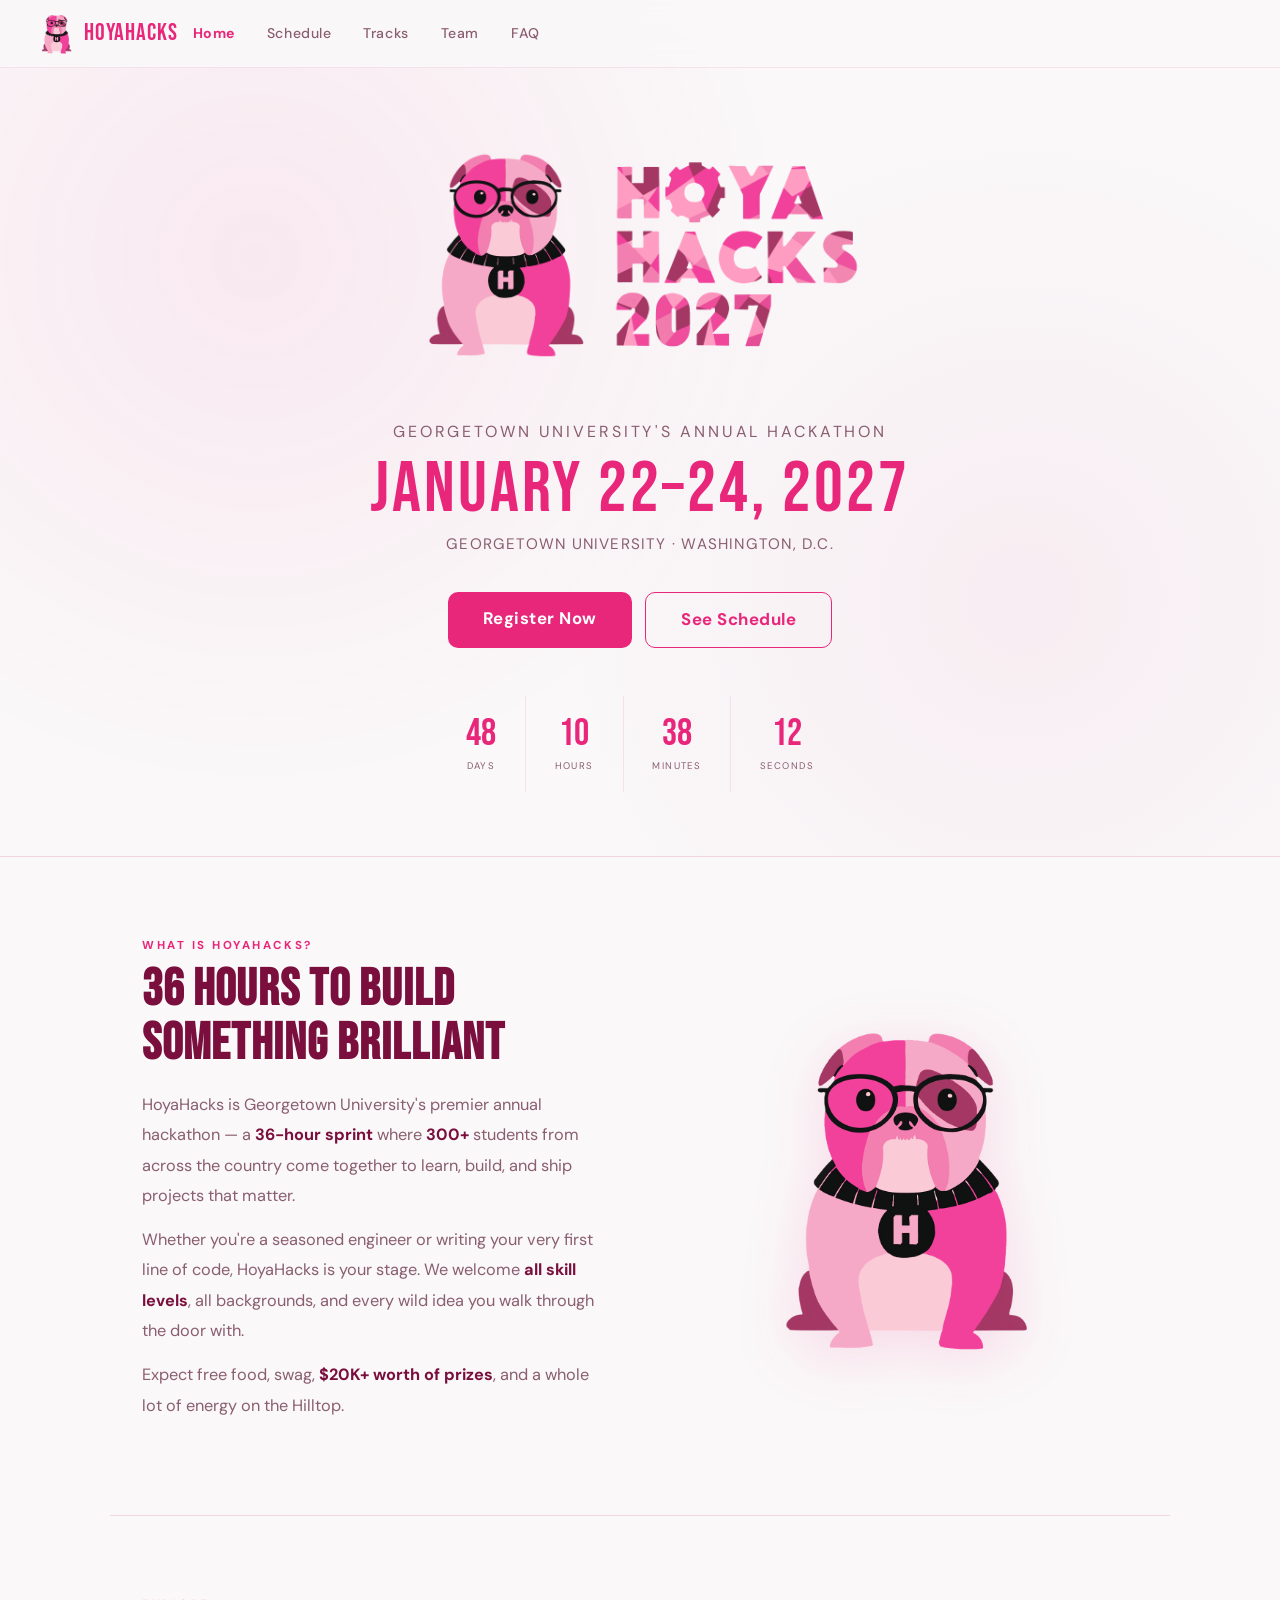
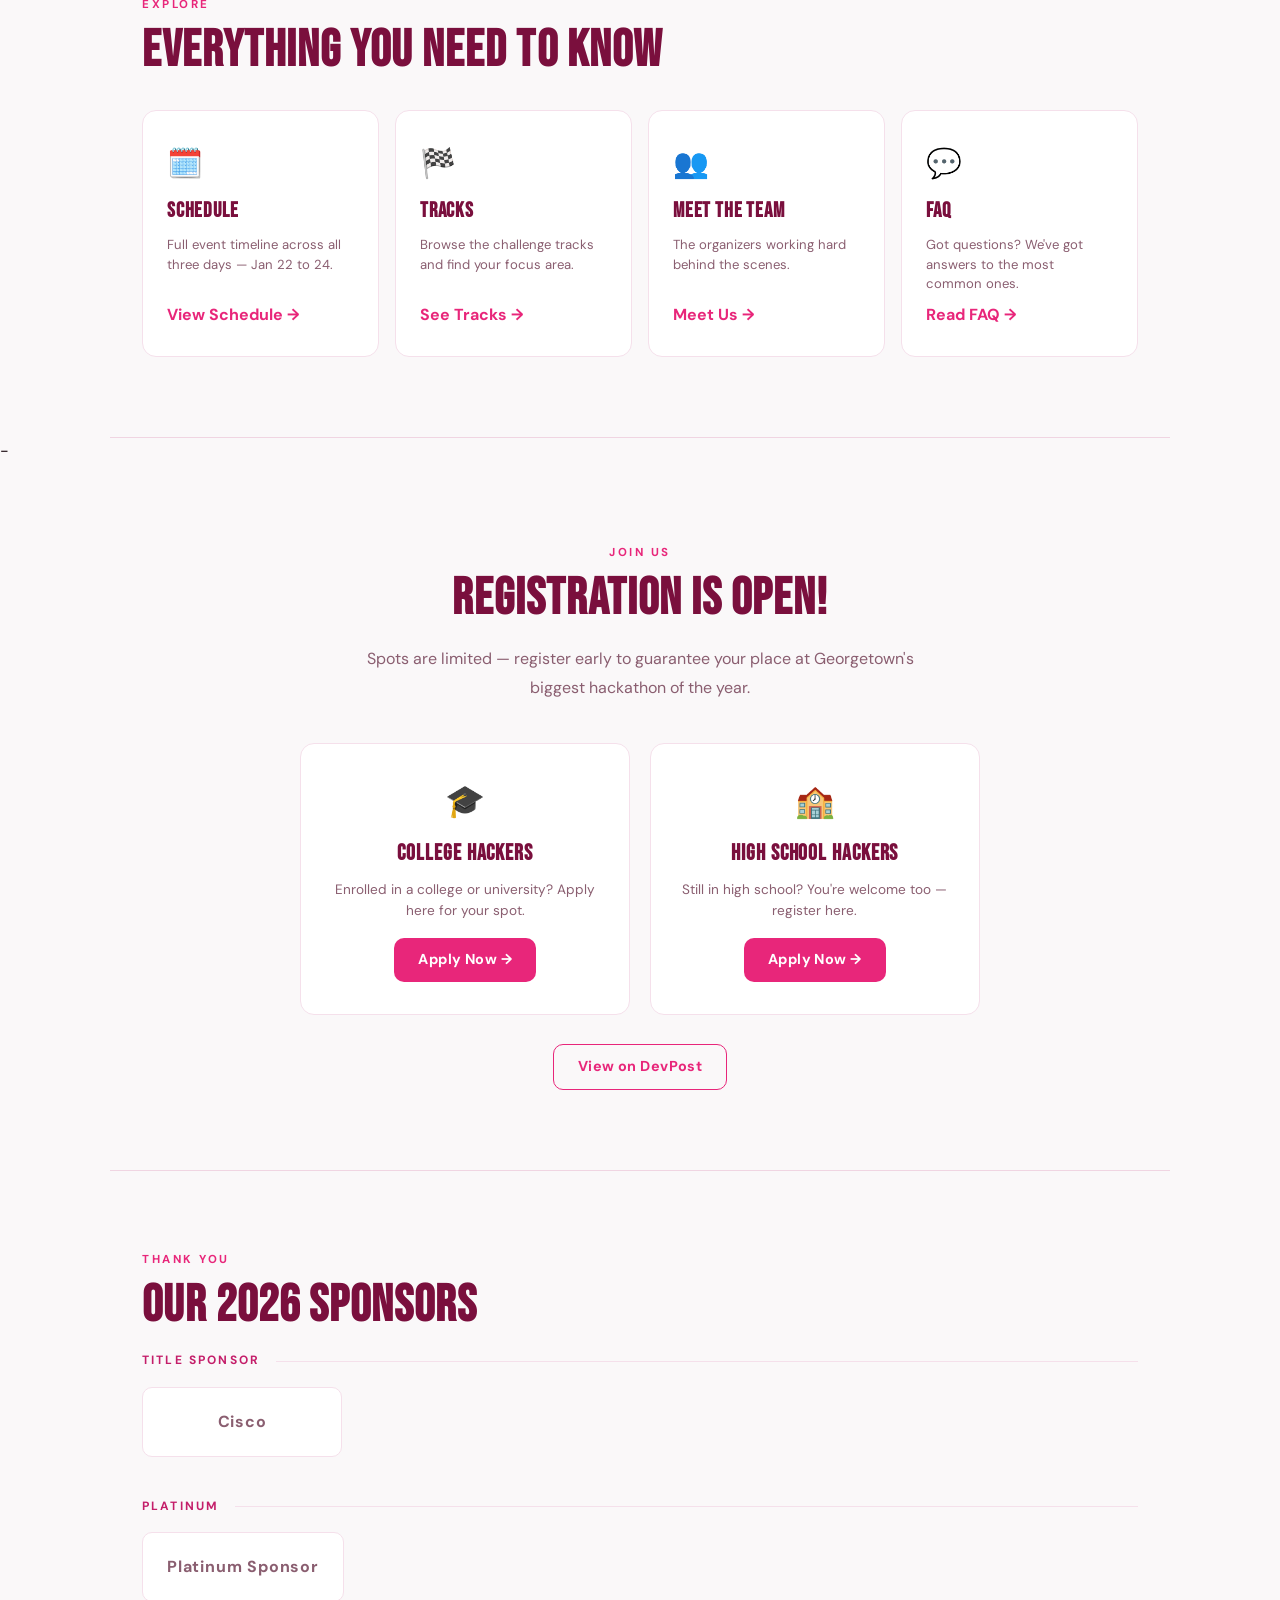
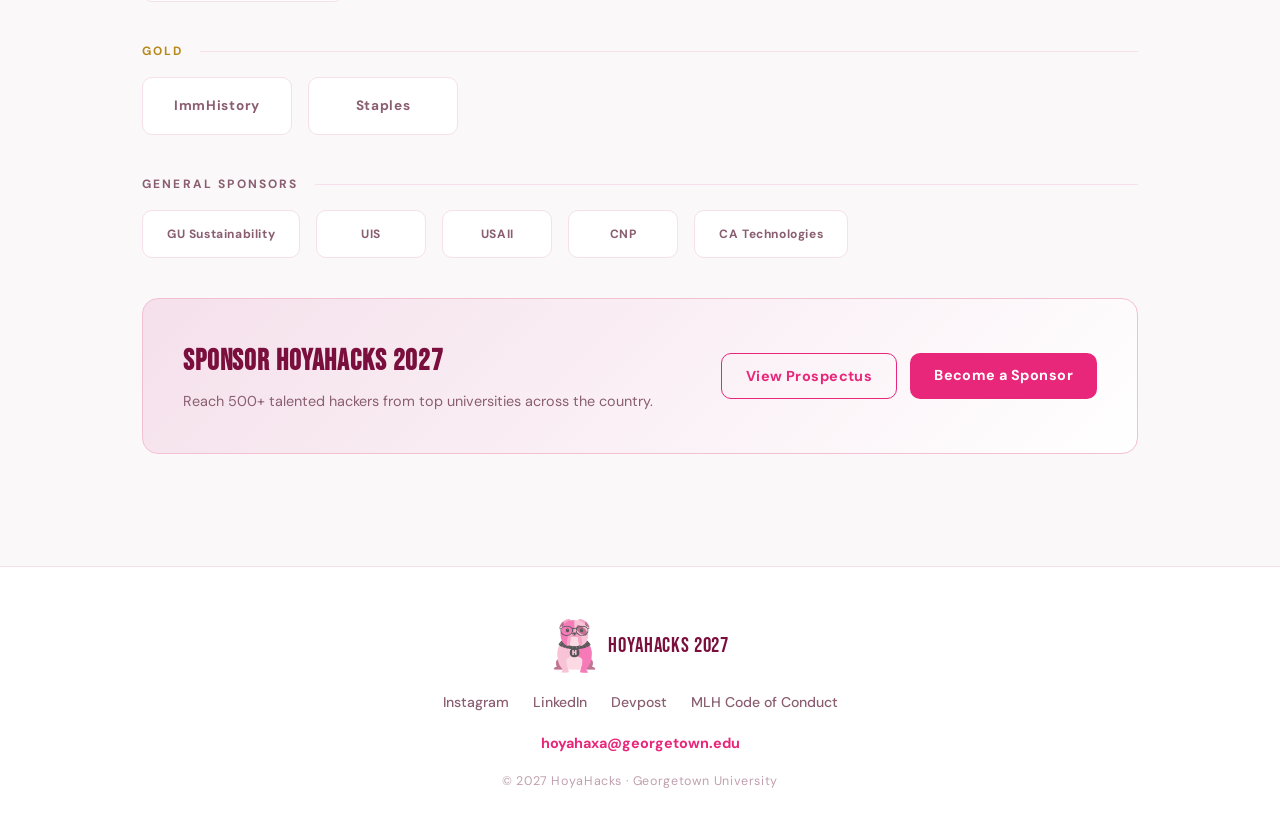
<file: index.html>
<!DOCTYPE html>
<html lang="en">
<head>
<meta charset="UTF-8">
<meta name="viewport" content="width=device-width, initial-scale=1.0">
<title>HoyaHacks 2027 — Georgetown University</title>
<link href="https://fonts.googleapis.com/css2?family=Bebas+Neue&family=DM+Sans:ital,wght@0,400;0,500;0,700;1,400&display=swap" rel="stylesheet">
<link rel="stylesheet" href="shared.css">
<style>
/* ── HERO ── */
.hero {
  min-height: 92vh;
  display: flex;
  flex-direction: column;
  align-items: center;
  justify-content: center;
  padding: 120px 2rem 4rem;
  text-align: center;
  position: relative;
  overflow: hidden;
}

.hero-pattern {
  position: absolute;
  inset: 0;
  background-image:
    radial-gradient(circle at 20% 30%, rgba(232,38,122,0.07) 0%, transparent 45%),
    radial-gradient(circle at 80% 70%, rgba(196,30,106,0.05) 0%, transparent 40%);
    /*linear-gradient(135deg, var(--pink-pale) 0%, var(--pink-light) 100%)*/
  pointer-events: none;
}

.hero-logo {
  width: min(480px, 82vw);
  margin-bottom: 1.8rem;
  animation: fadeUp 0.7s ease both;
}

.hero-sub {
  font-size: 1rem;
  letter-spacing: 0.18em;
  text-transform: uppercase;
  color: var(--text-muted);
  margin-bottom: 0.6rem;
  animation: fadeUp 0.7s 0.1s ease both;
}

.hero-date {
  font-family: 'Bebas Neue', sans-serif;
  font-size: clamp(2.5rem, 6vw, 4.5rem);
  color: var(--pink-hot);
  line-height: 1;
  letter-spacing: 0.04em;
  margin-bottom: 0.4rem;
  animation: fadeUp 0.7s 0.15s ease both;
}

.hero-location {
  font-size: 0.95rem;
  color: var(--text-muted);
  letter-spacing: 0.08em;
  text-transform: uppercase;
  margin-bottom: 2.2rem;
  animation: fadeUp 0.7s 0.2s ease both;
}

.hero-btns {
  display: flex;
  gap: 0.8rem;
  justify-content: center;
  flex-wrap: wrap;
  animation: fadeUp 0.7s 0.25s ease both;
  margin-bottom: 3rem;
}

.countdown-strip {
  display: flex;
  /*gap: 0;*/
  animation: fadeUp 0.7s 0.35s ease both;
  /*background: #fff;*/
  /* border: 1.5px solid var(--pink-pale); */
  border-radius: 16px;
  overflow: hidden;
  /*box-shadow: 0 2px 16px rgba(232,38,122,0.08);*/
}

.count-block {
  padding: 1.2rem 1.8rem;
  text-align: center;
  border-right: 1px solid var(--pink-pale);
}

.count-block:last-child { border-right: none; }

.count-num {
  font-family: 'Bebas Neue', sans-serif;
  font-size: 2.4rem;
  color: var(--pink-hot);
  line-height: 1;
  display: block;
}

.count-label {
  font-size: 0.6rem;
  letter-spacing: 0.15em;
  text-transform: uppercase;
  color: var(--text-muted);
  margin-top: 4px;
}

/* ── ABOUT STRIP ── */
.stat-strip {
  display: grid;
  grid-template-columns: repeat(4, 1fr);
  gap: 0;
  border: 1.5px solid var(--pink-pale);
  border-radius: 16px;
  overflow: hidden;
  margin: 4rem auto;
  max-width: 860px;
  background: #fff;
}

.stat-item {
  padding: 2rem 1.5rem;
  text-align: center;
  border-right: 1px solid var(--pink-pale);
}

.stat-item:last-child { border-right: none; }

.stat-num {
  font-family: 'Bebas Neue', sans-serif;
  font-size: 3rem;
  color: var(--pink-hot);
  line-height: 1;
}

.stat-label {
  font-size: 0.8rem;
  color: var(--text-muted);
  letter-spacing: 0.1em;
  text-transform: uppercase;
  margin-top: 4px;
}

/* ── ABOUT SECTION ── */
.about-grid {
  display: grid;
  grid-template-columns: 1fr 1fr;
  gap: 5rem;
  align-items: center;
  max-width: 1000px;
  margin: 0 auto;
}

.about-text .section-label { margin-bottom: 0.5rem; }

.about-text p {
  color: var(--text-muted);
  line-height: 1.85;
  margin-bottom: 0.9rem;
  font-size: 1.02rem;
}

.about-text p strong { color: var(--pink-deep); font-weight: 700; }

.about-mascot-wrap {
  position: relative;
  display: flex;
  justify-content: center;
}

.about-mascot {
  width: 280px;
  animation: float 3.5s ease-in-out infinite;
  filter: drop-shadow(0 12px 30px rgba(232,38,122,0.15));
}

/* ── REGISTRATION CARDS ── */
.reg-cards {
  display: grid;
  grid-template-columns: 1fr 1fr;
  gap: 1.2rem;
  max-width: 680px;
  margin: 2.5rem auto 0;
}

.reg-card {
  background: #fff;
  border: 1.5px solid var(--pink-pale);
  border-radius: 14px;
  padding: 2rem 1.5rem;
  text-align: center;
  transition: border-color 0.2s, transform 0.2s, box-shadow 0.2s;
}

.reg-card:hover {
  border-color: var(--pink-hot);
  transform: translateY(-3px);
  box-shadow: 0 8px 24px rgba(232,38,122,0.1);
}

.reg-icon {
  font-size: 2rem;
  margin-bottom: 0.6rem;
  display: block;
}

.reg-card h3 {
  font-family: 'Bebas Neue', sans-serif;
  font-size: 1.4rem;
  color: var(--pink-deep);
  letter-spacing: 0.04em;
  margin-bottom: 0.4rem;
}

.reg-card p {
  font-size: 0.85rem;
  color: var(--text-muted);
  margin-bottom: 1rem;
  line-height: 1.6;
}

/* ── SPONSOR SECTION ── */
.sponsor-tier { margin-bottom: 2.5rem; }

.sponsor-tier-label {
  font-size: 0.75rem;
  font-weight: 700;
  letter-spacing: 0.18em;
  text-transform: uppercase;
  color: var(--text-muted);
  margin-bottom: 1rem;
  display: flex;
  align-items: center;
  gap: 1rem;
}

.sponsor-tier-label::after {
  content: '';
  flex: 1;
  height: 1px;
  background: var(--pink-pale);
}

.sponsor-tier-label.gold { color: #B8891A; }
.sponsor-tier-label.platinum { color: var(--pink-mid); }

.sponsor-row {
  display: flex;
  flex-wrap: wrap;
  gap: 1rem;
  align-items: center;
}

.sponsor-pill {
  background: #fff;
  border: 1.5px solid var(--pink-pale);
  border-radius: 10px;
  display: flex;
  align-items: center;
  justify-content: center;
  padding: 0.8rem 1.5rem;
  font-size: 0.85rem;
  font-weight: 700;
  color: var(--text-muted);
  letter-spacing: 0.05em;
  transition: border-color 0.2s;
}

.sponsor-pill:hover { border-color: var(--pink-hot); }
.sponsor-pill.lg { min-width: 200px; min-height: 70px; font-size: 1rem; }
.sponsor-pill.md { min-width: 150px; min-height: 58px; }
.sponsor-pill.sm { min-width: 110px; min-height: 48px; font-size: 0.75rem; }

/* ── SPONSOR CTA ── */
.sponsor-cta-box {
  background: linear-gradient(135deg, var(--pink-pale) 0%, #fff 100%);
  border: 1.5px solid var(--pink-light);
  border-radius: 16px;
  padding: 2.5rem;
  display: flex;
  align-items: center;
  justify-content: space-between;
  gap: 1.5rem;
  flex-wrap: wrap;
  margin-top: 2rem;
}

.sponsor-cta-box h3 {
  font-family: 'Bebas Neue', sans-serif;
  font-size: 1.8rem;
  color: var(--pink-deep);
  letter-spacing: 0.03em;
}

.sponsor-cta-box p {
  color: var(--text-muted);
  font-size: 0.9rem;
  margin-top: 0.3rem;
}

/* ── QUICK LINKS ── */
.page-links-grid {
  display: grid;
  grid-template-columns: repeat(auto-fit, minmax(200px, 1fr));
  gap: 1rem;
  margin-top: 2rem;
}

.page-link-card {
  background: #fff;
  border: 1.5px solid var(--pink-pale);
  border-radius: 14px;
  padding: 1.8rem 1.5rem;
  text-decoration: none;
  transition: border-color 0.2s, transform 0.2s, box-shadow 0.2s;
  display: flex;
  flex-direction: column;
  gap: 0.5rem;
}

.page-link-card:hover {
  border-color: var(--pink-hot);
  transform: translateY(-3px);
  box-shadow: 0 8px 24px rgba(232,38,122,0.1);
}

.page-link-icon {
  font-size: 1.8rem;
  display: block;
}

.page-link-card h3 {
  font-family: 'Bebas Neue', sans-serif;
  font-size: 1.3rem;
  color: var(--pink-deep);
  letter-spacing: 0.04em;
}

.page-link-card p {
  font-size: 0.82rem;
  color: var(--text-muted);
  line-height: 1.5;
}

.page-link-arrow {
  font-size: 1rem;
  color: var(--pink-hot);
  margin-top: auto;
  font-weight: 700;
}

@media (max-width: 700px) {
  .about-grid { grid-template-columns: 1fr; gap: 2.5rem; }
  .stat-strip { grid-template-columns: 1fr 1fr; }
  .stat-item:nth-child(2) { border-right: none; }
  .stat-item:nth-child(1), .stat-item:nth-child(2) { border-bottom: 1px solid var(--pink-pale); }
  .reg-cards { grid-template-columns: 1fr; }
  .countdown-strip { flex-wrap: wrap; }
}
</style>
</head>
<body>

<!-- NAV -->
<nav id="nav">
  <a href="index.html" class="nav-logo">
    <img src="HH2027_FULL_Logo_Transparent-JACK.png" alt="HoyaHacks mascot" class="nav-mascot">
    HoyaHacks
  </a>
  <ul class="nav-links">
    <li><a href="index.html" class="active">Home</a></li>
    <li><a href="schedule.html">Schedule</a></li>
    <li><a href="tracks.html">Tracks</a></li>
    <li><a href="organizers.html">Team</a></li>
    <li><a href="faq.html">FAQ</a></li>
  </ul>
  <img src="league-2027-Black.svg" alt="HoyaHacks 2027" style="width: 90px; margin-top: 5.5rem; margin-left: 52rem;">
  <a href="#register" class="btn-primary nav-cta">Register</a>
</nav>

<!-- HERO -->
<div class="hero">
  <div class="hero-pattern"></div>
  <img src="HH2027_FULL_Logo_Transparent-JACK_AND_LOGO.png" alt="HoyaHacks 2027" class="hero-logo">
  <p class="hero-sub">Georgetown University's Annual Hackathon</p>
  <div class="hero-date">January 22–24, 2027</div>
  <p class="hero-location">Georgetown University · Washington, D.C.</p>
  <div class="hero-btns">
    <a href="#register" class="btn-primary" style="font-size:1.05rem; padding: 0.85rem 2.2rem;">Register Now</a>
    <a href="schedule.html" class="btn-outline" style="font-size:1.05rem; padding: 0.85rem 2.2rem;">See Schedule</a>
  </div>
  <div class="countdown-strip">
    <div class="count-block"><span class="count-num" id="cd-days">--</span><div class="count-label">Days</div></div>
    <div class="count-block"><span class="count-num" id="cd-hrs">--</span><div class="count-label">Hours</div></div>
    <div class="count-block"><span class="count-num" id="cd-min">--</span><div class="count-label">Minutes</div></div>
    <div class="count-block"><span class="count-num" id="cd-sec">--</span><div class="count-label">Seconds</div></div>
  </div>
</div>

<div class="megadivider"></div>


<!-- STATS 
<section style=" padding-top: 3rem;">
  <div class="stat-strip">
    <div class="stat-item"><div class="stat-num">300+</div><div class="stat-label">Hackers</div></div>
    <div class="stat-item"><div class="stat-num">36</div><div class="stat-label">Hours</div></div>
    <div class="stat-item"><div class="stat-num">$20K+</div><div class="stat-label">Prizes</div></div>
    <div class="stat-item"><div class="stat-num">All</div><div class="stat-label">Skill Levels</div></div>
  </div>
</section>
-->

<!-- ABOUT -->
<section class="page-section">
  <div class="about-grid">
    <div class="about-text">
      <div class="section-label">What is HoyaHacks?</div>
      <h2 class="section-title">36 Hours to Build Something Brilliant</h2>
      <p>HoyaHacks is Georgetown University's premier annual hackathon — a <strong>36-hour sprint</strong> where <strong>300+</strong> students from across the country come together to learn, build, and ship projects that matter.</p>
      <p>Whether you're a seasoned engineer or writing your very first line of code, HoyaHacks is your stage. We welcome <strong>all skill levels</strong>, all backgrounds, and every wild idea you walk through the door with.</p>
      <p>Expect free food, swag, <strong>$20K+ worth of prizes</strong>, and a whole lot of energy on the Hilltop.</p>
    </div>
    <div class="about-mascot-wrap">
      <img src="HH2027_FULL_Logo_Transparent-JACK.png" alt="Jack the HoyaHacks mascot" class="about-mascot">
    </div>
  </div>
</section>

<div class="divider"></div>

<!-- EXPLORE PAGES -->
<section class="page-section">
  <div class="section-label">Explore</div>
  <h2 class="section-title">Everything You Need to Know</h2>
  <div class="page-links-grid">
    <a href="schedule.html" class="page-link-card">
      <span class="page-link-icon">🗓️</span>
      <h3>Schedule</h3>
      <p>Full event timeline across all three days — Jan 22 to 24.</p>
      <div class="page-link-arrow">View Schedule →</div>
    </a>
    <a href="tracks.html" class="page-link-card">
      <span class="page-link-icon">🏁</span>
      <h3>Tracks</h3>
      <p>Browse the challenge tracks and find your focus area.</p>
      <div class="page-link-arrow">See Tracks →</div>
    </a>
    <a href="organizers.html" class="page-link-card">
      <span class="page-link-icon">👥</span>
      <h3>Meet the Team</h3>
      <p>The organizers working hard behind the scenes.</p>
      <div class="page-link-arrow">Meet Us →</div>
    </a>
    <a href="faq.html" class="page-link-card">
      <span class="page-link-icon">💬</span>
      <h3>FAQ</h3>
      <p>Got questions? We've got answers to the most common ones.</p>
      <div class="page-link-arrow">Read FAQ →</div>
    </a>
  </div>
</section>

<div class="divider"></div>-

<!-- REGISTER -->
<section class="page-section" id="register">
  <div style="text-align:center; max-width: 560px; margin: 0 auto;">
    <div class="section-label">Join Us</div>
    <h2 class="section-title">Registration Is Open!</h2>
    <p style="color: var(--text-muted); line-height:1.8; margin-bottom: 0.5rem;">Spots are limited — register early to guarantee your place at Georgetown's biggest hackathon of the year.</p>
  </div>
  <div class="reg-cards">
    <div class="reg-card">
      <span class="reg-icon">🎓</span>
      <h3>College Hackers</h3>
      <p>Enrolled in a college or university? Apply here for your spot.</p>
      <a href="https://docs.google.com/forms/d/e/1FAIpQLSeNXc4PDaqqSCyUtw2IgmQHfqJkP1dzmEIS2IK9UFl7gqd8GQ/viewform?usp=header" target="_blank" class="btn-primary" style="display:inline-block;">Apply Now →</a>
    </div>
    <div class="reg-card">
      <span class="reg-icon">🏫</span>
      <h3>High School Hackers</h3>
      <p>Still in high school? You're welcome too — register here.</p>
      <a href="https://docs.google.com/forms/d/e/1FAIpQLSfllguxNM3P-kQ0oTwqUsLUhwHa4JsBpQFclFmaBj_dWIoA5Q/viewform?usp=header" target="_blank" class="btn-primary" style="display:inline-block;">Apply Now →</a>
    </div>
  </div>
  <div style="text-align:center; margin-top: 1.8rem;">
    <a href="https://hoya-hacks-2027.devpost.com/" target="_blank" class="btn-outline">View on DevPost</a>
  </div>
</section>

<div class="divider"></div>

<!-- SPONSORS -->
<section class="page-section">
  <div class="section-label">Thank You</div>
  <h2 class="section-title">Our 2026 Sponsors</h2>

  <div class="sponsor-tier">
    <div class="sponsor-tier-label platinum">Title Sponsor</div>
    <div class="sponsor-row">
      <div class="sponsor-pill lg">Cisco</div>
    </div>
  </div>

  <div class="sponsor-tier">
    <div class="sponsor-tier-label platinum">Platinum</div>
    <div class="sponsor-row">
      <div class="sponsor-pill lg">Platinum Sponsor</div>
    </div>
  </div>

  <div class="sponsor-tier">
    <div class="sponsor-tier-label gold">Gold</div>
    <div class="sponsor-row">
      <div class="sponsor-pill md">ImmHistory</div>
      <div class="sponsor-pill md">Staples</div>
    </div>
  </div>

  <div class="sponsor-tier">
    <div class="sponsor-tier-label">General Sponsors</div>
    <div class="sponsor-row">
      <div class="sponsor-pill sm">GU Sustainability</div>
      <div class="sponsor-pill sm">UIS</div>
      <div class="sponsor-pill sm">USAII</div>
      <div class="sponsor-pill sm">CNP</div>
      <div class="sponsor-pill sm">CA Technologies</div>
    </div>
  </div>

  <div class="sponsor-cta-box">
    <div>
      <h3>Sponsor HoyaHacks 2027</h3>
      <p>Reach 500+ talented hackers from top universities across the country.</p>
    </div>
    <div style="display:flex; gap: 0.8rem; flex-wrap:wrap;">
      <a href="https://hoyahacks.georgetown.domains/wp-content/uploads/2026/01/2026-Sponsor-Packet.pdf" target="_blank" class="btn-outline">View Prospectus</a>
      <a href="https://hoyahacks.georgetown.domains/wp-content/uploads/2022/06/HOYA-HACKS-SPONSOR-INSTRUCTIONS.pdf" target="_blank" class="btn-primary">Become a Sponsor</a>
    </div>
  </div>
</section>

<!-- FOOTER -->
<footer>
  <div class="footer-inner">
    <div class="footer-logo">
      <img src="HH2027_FULL_Logo_Transparent-JACK.png" alt="Jack mascot" style="width:48px; opacity:0.7;">
      <span>HoyaHacks 2027</span>
    </div>
    <div class="footer-links">
      <a href="https://www.instagram.com/hoyahacks/" target="_blank">Instagram</a>
      <a href="https://www.linkedin.com/company/hoya-hacks" target="_blank">LinkedIn</a>
      <a href="https://hoya-hacks-2027.devpost.com/" target="_blank">Devpost</a>
      <a href="http://hackp.ac/coc" target="_blank">MLH Code of Conduct</a>
    </div>
    <div class="footer-contact">
      <a href="mailto:hoyahaxa@georgetown.edu">hoyahaxa@georgetown.edu</a>
    </div>
    <div class="footer-copy">© 2027 HoyaHacks · Georgetown University</div>
  </div>
</footer>

<script src="shared.js"></script>
<script>
// Countdown
(function() {
  const target = new Date('2027-01-22T08:00:00-05:00');
  function pad(n) { return String(n).padStart(2,'0'); }
  function update() {
    const diff = target - new Date();
    if (diff <= 0) {
      ['cd-days','cd-hrs','cd-min','cd-sec'].forEach(id => document.getElementById(id).textContent = '00');
      return;
    }
    document.getElementById('cd-days').textContent = pad(Math.floor(diff/86400000));
    document.getElementById('cd-hrs').textContent  = pad(Math.floor((diff%86400000)/3600000));
    document.getElementById('cd-min').textContent  = pad(Math.floor((diff%3600000)/60000));
    document.getElementById('cd-sec').textContent  = pad(Math.floor((diff%60000)/1000));
  }
  update(); setInterval(update, 1000);
})();
</script>
</body>
</html>
</file>
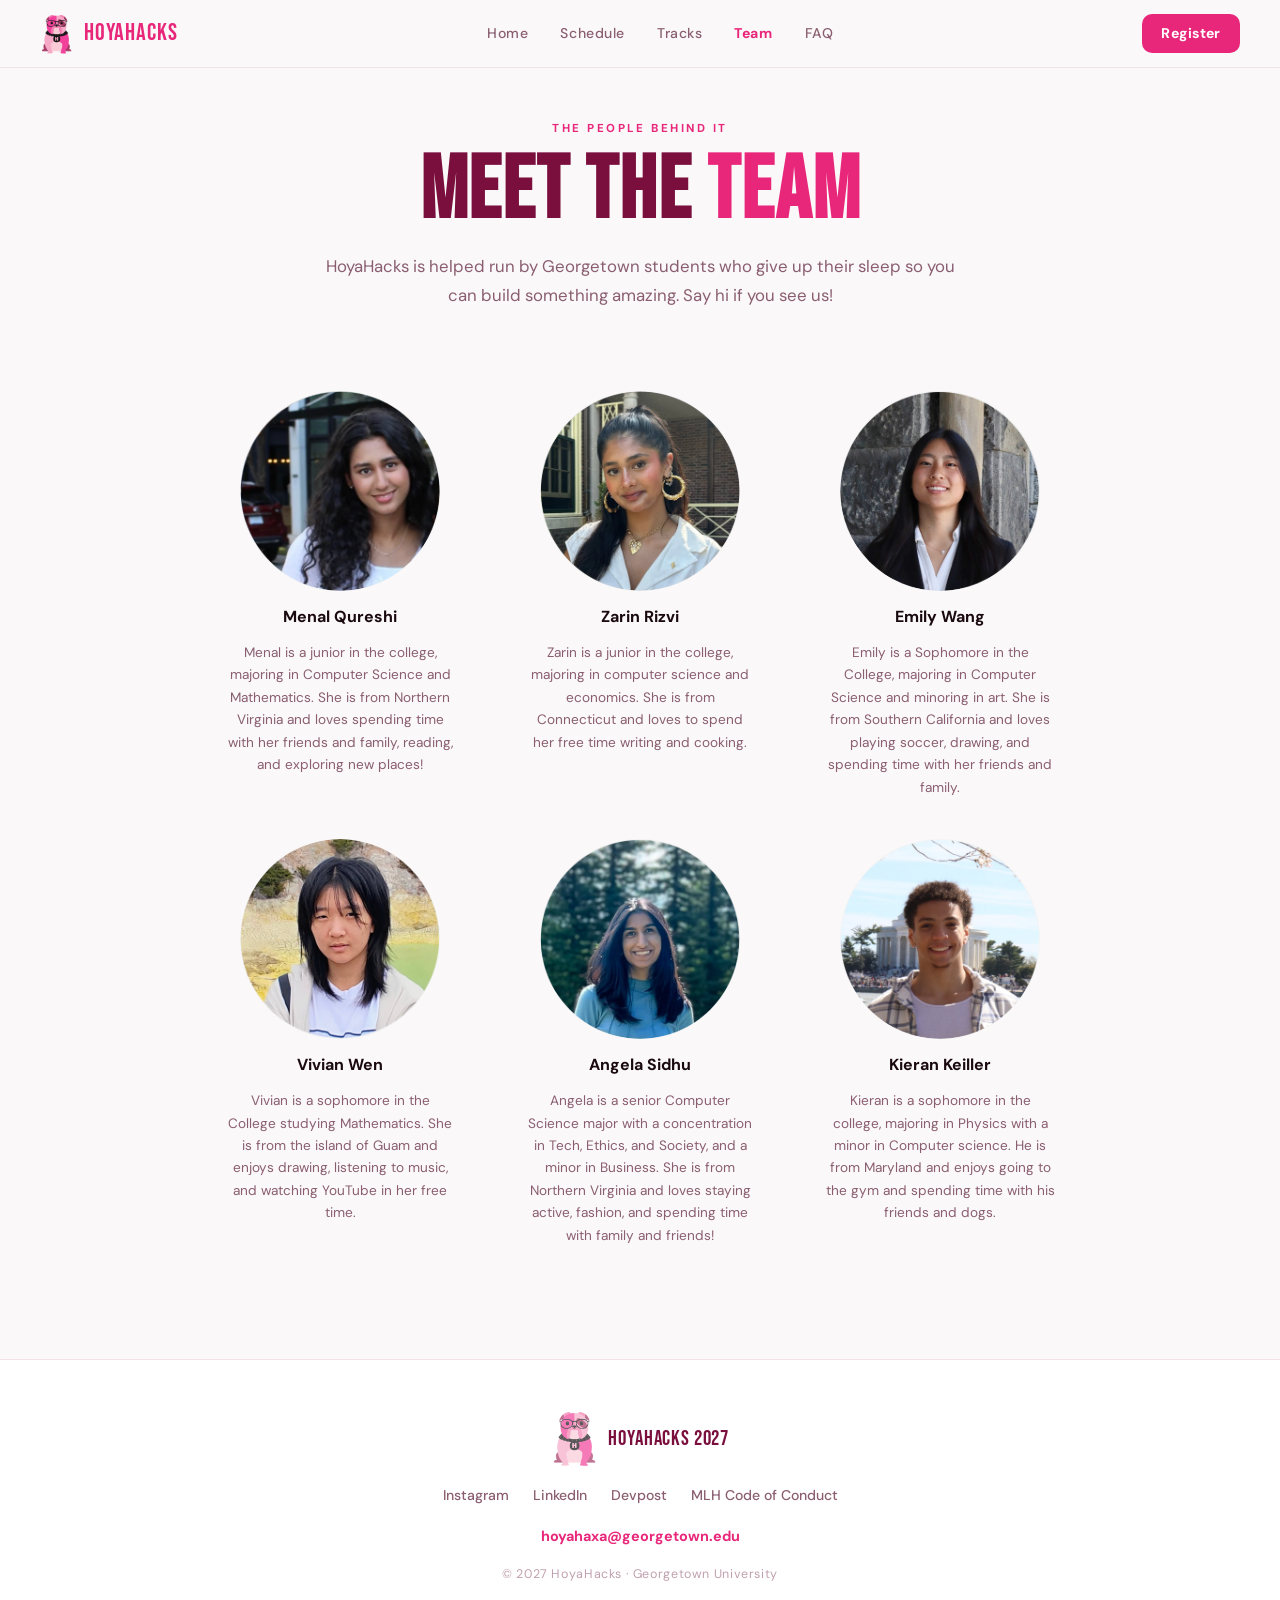
<file: organizers.html>
<!DOCTYPE html>
<html lang="en">
<head>
<meta charset="UTF-8">
<meta name="viewport" content="width=device-width, initial-scale=1.0">
<title>Meet the Team — HoyaHacks 2027</title>
<link href="https://fonts.googleapis.com/css2?family=Bebas+Neue&family=DM+Sans:wght@400;500;700&display=swap" rel="stylesheet">
<link rel="stylesheet" href="shared.css">

<style>
.team-grid {
  display: grid;
  grid-template-columns: repeat(3, 1fr);
  gap: 2.5rem;
  max-width: 860px;
  margin: 0 auto;
  text-align: center;
}

.team-card {
  display: flex;
  flex-direction: column;
  align-items: center;
  gap: 0.8rem;
}

.team-avatar {
  width: 200px;
  height: 200px;
  border-radius: 50%;
  background: linear-gradient(135deg, var(--pink-pale) 0%, var(--pink-light) 100%);
  border: 0px solid var(--pink-light);
  display: flex;
  align-items: center;
  justify-content: center;
  font-family: 'Bebas Neue', sans-serif;
  font-size: 2rem;
  color: var(--pink-hot);
  overflow: hidden;
  flex-shrink: 0;
}

.team-avatar img {
  width: 100%;
  height: 100%;
  object-fit: cover;
}

.team-name {
  font-weight: 700;
  font-size: 1rem;
  color: var(--text);
}

.team-blurb {
  font-size: 0.85rem;
  color: var(--text-muted);
  line-height: 1.65;
  max-width: 230px;
}

@media (max-width: 600px) {
  .team-grid { grid-template-columns: repeat(2, 1fr); gap: 2rem; }
}
</style>
</head>
<body>

<nav id="nav">
  <a href="index.html" class="nav-logo">
    <img src="HH2027_FULL_Logo_Transparent-JACK.png" alt="mascot" class="nav-mascot">
    HoyaHacks
  </a>
  <ul class="nav-links">
    <li><a href="index.html">Home</a></li>
    <li><a href="schedule.html">Schedule</a></li>
    <li><a href="tracks.html">Tracks</a></li>
    <li><a href="organizers.html" class="active">Team</a></li>
    <li><a href="faq.html">FAQ</a></li>
  </ul>
  <a href="index.html#register" class="btn-primary nav-cta">Register</a>
</nav>

<div class="page-hero">
  <div class="section-label">The People Behind It</div>
  <h1>Meet the <span>Team</span></h1>
  <p>HoyaHacks is helped run by Georgetown students who give up their sleep so you can build something amazing. Say hi if you see us!</p>
</div>

<section class="page-section" style="padding-top: 1rem;">
  <div class="team-grid">
    <div class="team-card">
      <div class="team-avatar"><img src="menal-headshot.png" alt="Menal Qureshi"></div>
      <div class="team-name">Menal Qureshi</div>
      <p class="team-blurb">Menal is a junior in the college, majoring in Computer Science and Mathematics. She is from Northern Virginia and loves spending time with her friends and family, reading, and exploring new places!</p>
    </div>
    <div class="team-card">
      <div class="team-avatar"><img src="zarin-headshot.png" alt="Zarin Rizvi"></div>
      <div class="team-name">Zarin Rizvi</div>
      <p class="team-blurb">Zarin is a junior in the college, majoring in computer science and economics. She is from Connecticut and loves to spend her free time writing and cooking. </p>
    </div>
    <div class="team-card">
      <div class="team-avatar"><img src="emily-headshot.png" alt="Emily Wang"></div>
      <div class="team-name">Emily Wang</div>
      <p class="team-blurb">Emily is a Sophomore in the College, majoring in Computer Science and minoring in art. She is from Southern California and loves playing soccer, drawing, and spending time with her friends and family.</p>
    </div>
    <div class="team-card">
      <div class="team-avatar"><img src="vivian-headshot.png" alt="Vivian Wen"></div>
      <div class="team-name">Vivian Wen</div>
      <p class="team-blurb">Vivian is a sophomore in the College studying Mathematics. She is from the island of Guam and enjoys drawing, listening to music, and watching YouTube in her free time.
</p>
    </div>
    <div class="team-card">
      <div class="team-avatar"><img src="angela-headshot.png" alt="Angela Sidhu"></div>
      <div class="team-name">Angela Sidhu</div>
      <p class="team-blurb">Angela is a senior Computer Science major with a concentration in Tech, Ethics, and Society, and a minor in Business. She is from Northern Virginia and loves staying active, fashion, and spending time with family and friends!</p>
    </div>
    <div class="team-card">
      <div class="team-avatar"><img src="kieran-headshot.png" alt="Kieran Keiller"></div>
      <div class="team-name">Kieran Keiller</div>
      <p class="team-blurb">Kieran is a sophomore in the college, majoring in Physics with a minor in Computer science. He is from Maryland and enjoys going to the gym and spending time with his friends and dogs.</p>
    </div>
  </div>
</section>

<footer>
  <div class="footer-inner">
    <div class="footer-logo">
      <img src="HH2027_FULL_Logo_Transparent-JACK.png" alt="Jack mascot" style="width:48px; opacity:0.7;">
      <span>HoyaHacks 2027</span>
    </div>
    <div class="footer-links">
      <a href="https://www.instagram.com/hoyahacks/" target="_blank">Instagram</a>
      <a href="https://www.linkedin.com/company/hoya-hacks" target="_blank">LinkedIn</a>
      <a href="https://hoya-hacks-2027.devpost.com/" target="_blank">Devpost</a>
      <a href="http://hackp.ac/coc" target="_blank">MLH Code of Conduct</a>
    </div>
    <div class="footer-contact"><a href="mailto:hoyahaxa@georgetown.edu">hoyahaxa@georgetown.edu</a></div>
    <div class="footer-copy">© 2027 HoyaHacks · Georgetown University</div>
  </div>
</footer>

<script src="shared.js"></script>
</body>
</html>
</file>
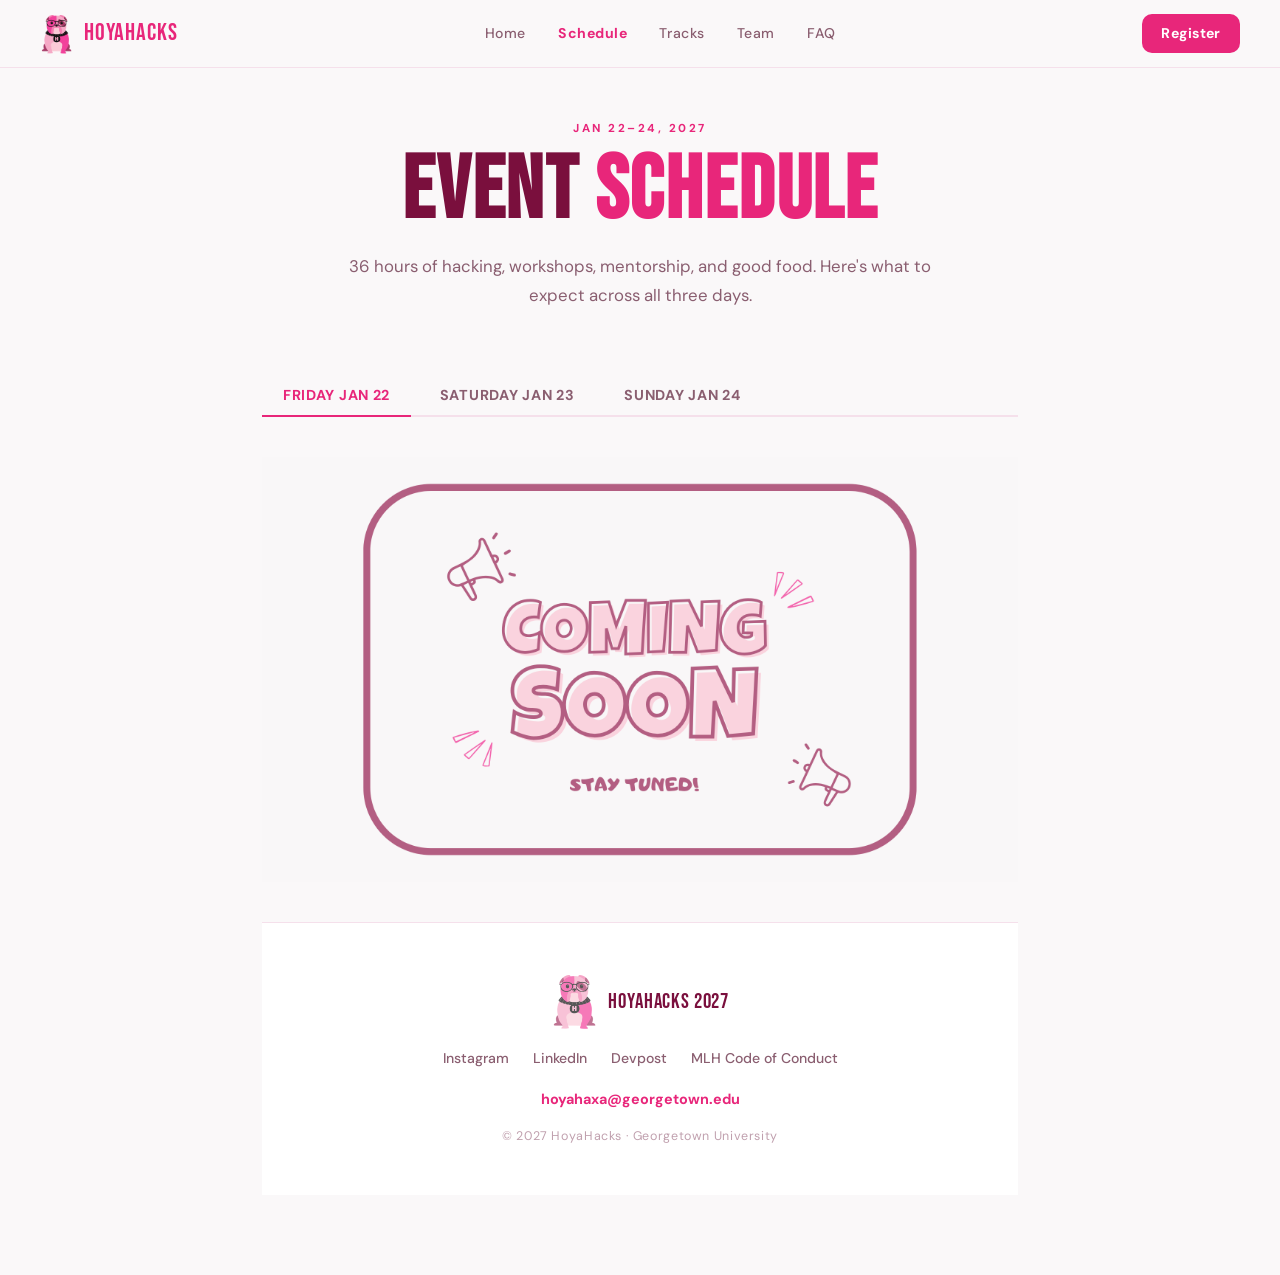
<file: schedule.html>
<!DOCTYPE html>
<html lang="en">
<head>
<meta charset="UTF-8">
<meta name="viewport" content="width=device-width, initial-scale=1.0">
<title>Schedule — HoyaHacks 2027</title>
<link href="https://fonts.googleapis.com/css2?family=Bebas+Neue&family=DM+Sans:wght@400;500;700&display=swap" rel="stylesheet">
<link rel="stylesheet" href="shared.css">
<style>
.schedule-wrap { max-width: 820px; margin: 0 auto; padding: 0 2rem 5rem; }

.day-tabs {
  display: flex;
  gap: 0.5rem;
  margin-bottom: 2.5rem;
  border-bottom: 2px solid var(--pink-pale);
  padding-bottom: 0;
}

.tab-btn {
  background: none;
  border: none;
  border-bottom: 2px solid transparent;
  margin-bottom: -2px;
  font-family: 'DM Sans', sans-serif;
  font-size: 0.9rem;
  font-weight: 700;
  letter-spacing: 0.05em;
  text-transform: uppercase;
  color: var(--text-muted);
  padding: 0.7rem 1.3rem;
  cursor: pointer;
  transition: color 0.2s, border-color 0.2s;
}

.tab-btn.active { color: var(--pink-hot); border-bottom-color: var(--pink-hot); }
.tab-btn:hover:not(.active) { color: var(--pink-mid); }

.tab-panel { display: none; }
.tab-panel.active { display: block; }

.sched-item {
  display: grid;
  grid-template-columns: 110px 1fr;
  gap: 1.5rem;
  padding: 1.3rem 0;
  border-bottom: 1px solid var(--divider);
  align-items: start;
}

.sched-item:last-child { border-bottom: none; }

.sched-time {
  font-family: 'Bebas Neue', sans-serif;
  font-size: 1.05rem;
  color: var(--pink-hot);
  letter-spacing: 0.06em;
  padding-top: 3px;
}

.sched-event {
  font-weight: 700;
  font-size: 1rem;
  color: var(--text);
  margin-bottom: 2px;
}

.sched-detail {
  font-size: 0.85rem;
  color: var(--text-muted);
  margin-top: 2px;
}

.sched-tag {
  display: inline-block;
  background: var(--pink-pale);
  color: var(--pink-mid);
  font-size: 0.68rem;
  font-weight: 700;
  letter-spacing: 0.12em;
  text-transform: uppercase;
  padding: 3px 9px;
  border-radius: 6px;
  margin-top: 5px;
}

.sched-tag.key {
  background: var(--pink-hot);
  color: #fff;
}

.day-intro {
  background: #fff;
  border: 1.5px solid var(--pink-pale);
  border-radius: 14px;
  padding: 1.4rem 1.8rem;
  margin-bottom: 2rem;
  display: flex;
  align-items: center;
  gap: 1rem;
}

.day-intro-icon { font-size: 2rem; }

.day-intro-text h3 {
  font-family: 'Bebas Neue', sans-serif;
  font-size: 1.3rem;
  color: var(--pink-deep);
  letter-spacing: 0.04em;
}

.day-intro-text p {
  font-size: 0.85rem;
  color: var(--text-muted);
  margin-top: 2px;
}

@media (max-width: 540px) {
  .sched-item { grid-template-columns: 90px 1fr; gap: 1rem; }
}
</style>
</head>
<body>

<nav id="nav">
  <a href="index.html" class="nav-logo">
    <img src="HH2027_FULL_Logo_Transparent-JACK.png" alt="mascot" class="nav-mascot">
    HoyaHacks
  </a>
  <ul class="nav-links">
    <li><a href="index.html">Home</a></li>
    <li><a href="schedule.html" class="active">Schedule</a></li>
    <li><a href="tracks.html">Tracks</a></li>
    <li><a href="organizers.html">Team</a></li>
    <li><a href="faq.html">FAQ</a></li>
  </ul>
  <a href="index.html#register" class="btn-primary nav-cta">Register</a>
</nav>

<div class="page-hero">
  <div class="section-label">Jan 22–24, 2027</div>
  <h1>Event <span>Schedule</span></h1>
  <p>36 hours of hacking, workshops, mentorship, and good food. Here's what to expect across all three days.</p>
</div>

<div class="schedule-wrap">
  <div class="day-tabs">
    <button class="tab-btn active" onclick="switchTab('fri', this)">Friday Jan 22</button>
    <button class="tab-btn" onclick="switchTab('sat', this)">Saturday Jan 23</button>
    <button class="tab-btn" onclick="switchTab('sun', this)">Sunday Jan 24</button>
  </div>

<div class="tab-panels">
  <img src="coming-soon.png" alt="coming soon" style="width:100%; opacity:0.8; margin-top: 0rem;">
</div>
<!--
  FRIDAY
  <div class="tab-panel active" id="tab-fri">
    <div class="day-intro">
      <div class="day-intro-icon">🚀</div>
      <div class="day-intro-text">
        <h3>Opening Day — Let's Go!</h3>
        <p>Check in, meet your team, hear from sponsors, and kick off 36 hours of building.</p>
      </div>
    </div>
    <div class="sched-item">
      <div class="sched-time">4:00 PM</div>
      <div>
        <div class="sched-event">Check-In Opens</div>
        <div class="sched-detail">Grab your badge, swag bag, and get settled in</div>
        <span class="sched-tag">Armory Entrance</span>
      </div>
    </div>
    <div class="sched-item">
      <div class="sched-time">6:00 PM</div>
      <div>
        <div class="sched-event">Opening Ceremony</div>
        <div class="sched-detail">Welcome from organizers, sponsor introductions, and theme reveal</div>
        <span class="sched-tag key">Main Stage</span>
      </div>
    </div>
    <div class="sched-item">
      <div class="sched-time">7:30 PM</div>
      <div>
        <div class="sched-event">Hacking Begins 🎉</div>
        <div class="sched-detail">The 36-hour clock starts — time to build!</div>
        <span class="sched-tag key">All Tracks</span>
      </div>
    </div>
    <div class="sched-item">
      <div class="sched-time">8:00 PM</div>
      <div>
        <div class="sched-event">Dinner + Networking</div>
        <div class="sched-detail">Meet sponsors, find teammates, and fuel up</div>
      </div>
    </div>
    <div class="sched-item">
      <div class="sched-time">9:30 PM</div>
      <div>
        <div class="sched-event">Team Formation Event</div>
        <div class="sched-detail">Looking for teammates? Find your perfect match here</div>
        <span class="sched-tag">Workshop Room A</span>
      </div>
    </div>
    <div class="sched-item">
      <div class="sched-time">10:30 PM</div>
      <div>
        <div class="sched-event">Workshop: Intro to APIs</div>
        <div class="sched-detail">Hands-on crash course — perfect for beginners</div>
        <span class="sched-tag">Workshop Room B</span>
      </div>
    </div>
  </div>

  SATURDAY
  <div class="tab-panel" id="tab-sat">
    <div class="day-intro">
      <div class="day-intro-icon">💻</div>
      <div class="day-intro-text">
        <h3>Full Day of Hacking</h3>
        <p>Deep work, workshops, and mentor office hours. Stay caffeinated and keep building.</p>
      </div>
    </div>
    <div class="sched-item">
      <div class="sched-time">8:00 AM</div>
      <div>
        <div class="sched-event">Breakfast</div>
        <div class="sched-detail">Fuel up for the long day ahead</div>
      </div>
    </div>
    <div class="sched-item">
      <div class="sched-time">10:00 AM</div>
      <div>
        <div class="sched-event">Workshop: ML Crash Course</div>
        <div class="sched-detail">Build your first machine learning model in 90 minutes</div>
        <span class="sched-tag">Workshop Room A</span>
      </div>
    </div>
    <div class="sched-item">
      <div class="sched-time">12:00 PM</div>
      <div>
        <div class="sched-event">Galaxy Jars Activity</div>
        <div class="sched-detail">Take a break and make something fun — seriously</div>
        <span class="sched-tag">Armory Back Left</span>
      </div>
    </div>
    <div class="sched-item">
      <div class="sched-time">1:00 PM</div>
      <div>
        <div class="sched-event">Lunch + Mentor Office Hours</div>
        <div class="sched-detail">One-on-one sessions with industry mentors — come with questions!</div>
        <span class="sched-tag key">Mentor Lounge</span>
      </div>
    </div>
    <div class="sched-item">
      <div class="sched-time">3:30 PM</div>
      <div>
        <div class="sched-event">Workshop: Pitching Your Hack</div>
        <div class="sched-detail">Learn how to demo effectively in 3 minutes</div>
        <span class="sched-tag">Workshop Room B</span>
      </div>
    </div>
    <div class="sched-item">
      <div class="sched-time">7:00 PM</div>
      <div>
        <div class="sched-event">Dinner + Mini-Events</div>
        <div class="sched-detail">Trivia, lightning talks, and late-night snacks</div>
        <span class="sched-tag">Social</span>
      </div>
    </div>
    <div class="sched-item">
      <div class="sched-time">11:00 PM</div>
      <div>
        <div class="sched-event">Midnight Munchies</div>
        <div class="sched-detail">Late-night snacks for the night owls still hacking</div>
      </div>
    </div>
  </div>

  SUNDAY
  <div class="tab-panel" id="tab-sun">
    <div class="day-intro">
      <div class="day-intro-icon">🏆</div>
      <div class="day-intro-text">
        <h3>Demo Day — Show Your Work</h3>
        <p>Polish your project, submit to Devpost, and present to the judges. Time to shine.</p>
      </div>
    </div>
    <div class="sched-item">
      <div class="sched-time">8:00 AM</div>
      <div>
        <div class="sched-event">Breakfast</div>
        <div class="sched-detail">Final morning fuel before the finish line</div>
      </div>
    </div>
    <div class="sched-item">
      <div class="sched-time">11:30 AM</div>
      <div>
        <div class="sched-event">Hacking Ends — Submissions Due</div>
        <div class="sched-detail">Upload to Devpost and finalize your demo</div>
        <span class="sched-tag key">Hard Deadline</span>
      </div>
    </div>
    <div class="sched-item">
      <div class="sched-time">12:00 PM</div>
      <div>
        <div class="sched-event">Project Expo + Judging</div>
        <div class="sched-detail">Present your project to judges and sponsors at your table</div>
        <span class="sched-tag key">Main Hall</span>
      </div>
    </div>
    <div class="sched-item">
      <div class="sched-time">2:00 PM</div>
      <div>
        <div class="sched-event">Finalist Presentations</div>
        <div class="sched-detail">Top teams present to the full audience and judging panel</div>
        <span class="sched-tag key">Main Stage</span>
      </div>
    </div>
    <div class="sched-item">
      <div class="sched-time">3:00 PM</div>
      <div>
        <div class="sched-event">Closing Ceremony + Awards</div>
        <div class="sched-detail">Winners announced, prizes awarded, group photo, and goodbyes</div>
        <span class="sched-tag key">Main Stage</span>
      </div>
    </div>
  </div>
</div>

-->

<footer>
  <div class="footer-inner">
    <div class="footer-logo">
      <img src="HH2027_FULL_Logo_Transparent-JACK.png" alt="Jack mascot" style="width:48px; opacity:0.7;">
      <span>HoyaHacks 2027</span>
    </div>
    <div class="footer-links">
      <a href="https://www.instagram.com/hoyahacks/" target="_blank">Instagram</a>
      <a href="https://www.linkedin.com/company/hoya-hacks" target="_blank">LinkedIn</a>
      <a href="https://hoya-hacks-2027.devpost.com/" target="_blank">Devpost</a>
      <a href="http://hackp.ac/coc" target="_blank">MLH Code of Conduct</a>
    </div>
    <div class="footer-contact"><a href="mailto:hoyahaxa@georgetown.edu">hoyahaxa@georgetown.edu</a></div>
    <div class="footer-copy">© 2027 HoyaHacks · Georgetown University</div>
  </div>
</footer>

<script src="shared.js"></script>
<script>
function switchTab(day, btn) {
  document.querySelectorAll('.tab-btn').forEach(b => b.classList.remove('active'));
  document.querySelectorAll('.tab-panel').forEach(p => p.classList.remove('active'));
  btn.classList.add('active');
  document.getElementById('tab-' + day).classList.add('active');
}
</script>
</body>
</html>
</file>
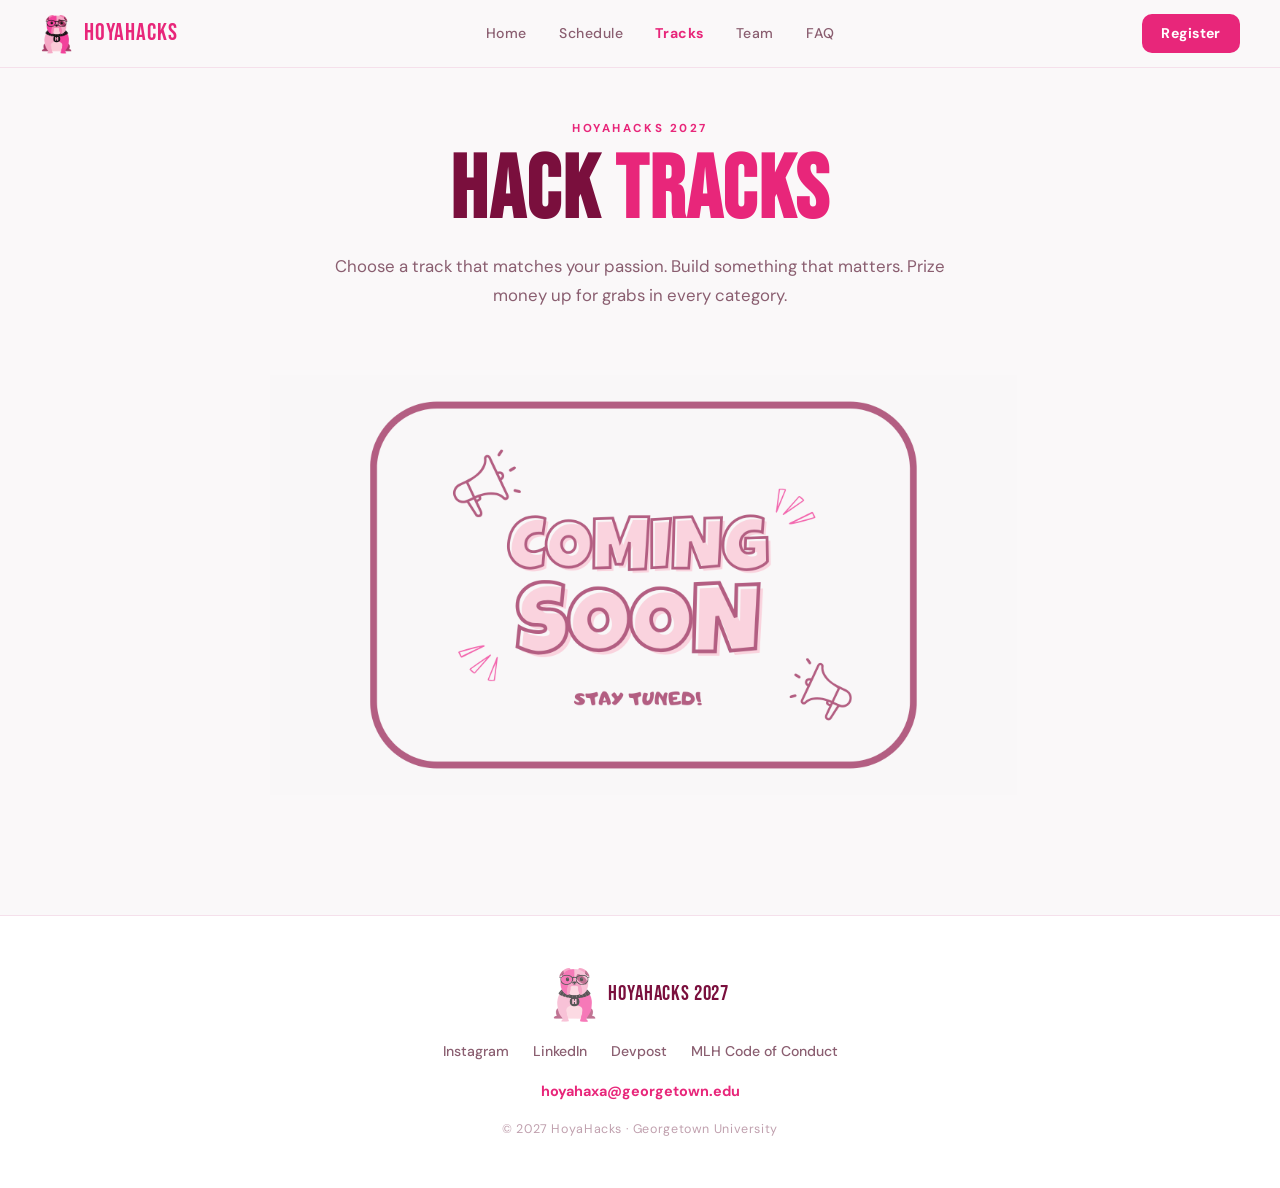
<file: tracks.html>
<!DOCTYPE html>
<html lang="en">
<head>
<meta charset="UTF-8">
<meta name="viewport" content="width=device-width, initial-scale=1.0">
<title>Tracks — HoyaHacks 2027</title>
<link href="https://fonts.googleapis.com/css2?family=Bebas+Neue&family=DM+Sans:wght@400;500;700&display=swap" rel="stylesheet">
<link rel="stylesheet" href="shared.css">
<style>
.tracks-grid {
  display: grid;
  grid-template-columns: repeat(auto-fit, minmax(280px, 1fr));
  gap: 1.2rem;
  margin-top: 2.5rem;
}

.track-card {
  background: #fff;
  border: 1.5px solid var(--pink-pale);
  border-radius: 16px;
  padding: 2rem 1.8rem;
  transition: border-color 0.2s, transform 0.2s, box-shadow 0.2s;
  position: relative;
  overflow: hidden;
}

.track-card::before {
  content: '';
  position: absolute;
  top: 0; left: 0; right: 0;
  height: 4px;
  background: var(--track-color, var(--pink-hot));
}

.track-card:hover {
  border-color: var(--track-color, var(--pink-hot));
  transform: translateY(-4px);
  box-shadow: 0 10px 30px rgba(232,38,122,0.1);
}

.track-emoji { font-size: 2.2rem; margin-bottom: 0.8rem; display: block; }

.track-name {
  font-family: 'Bebas Neue', sans-serif;
  font-size: 1.6rem;
  color: var(--pink-deep);
  letter-spacing: 0.04em;
  margin-bottom: 0.5rem;
}

.track-prize {
  display: inline-block;
  background: var(--pink-pale);
  color: var(--pink-hot);
  font-size: 0.75rem;
  font-weight: 700;
  letter-spacing: 0.12em;
  text-transform: uppercase;
  padding: 4px 10px;
  border-radius: 8px;
  margin-bottom: 0.9rem;
}

.track-desc {
  color: var(--text-muted);
  font-size: 0.9rem;
  line-height: 1.7;
  margin-bottom: 1rem;
}

.track-examples {
  list-style: none;
  display: flex;
  flex-direction: column;
  gap: 0.3rem;
}

.track-examples li {
  font-size: 0.82rem;
  color: var(--text-muted);
  display: flex;
  align-items: flex-start;
  gap: 0.5rem;
}

.track-examples li::before {
  content: '→';
  color: var(--pink-hot);
  flex-shrink: 0;
  margin-top: 1px;
}

.grand-prize-banner {
  background: linear-gradient(135deg, var(--pink-pale) 0%, #fff8fc 100%);
  border: 2px solid var(--pink-light);
  border-radius: 16px;
  padding: 2.5rem;
  text-align: center;
  margin-bottom: 3rem;
}

.grand-prize-banner h2 {
  font-family: 'Bebas Neue', sans-serif;
  font-size: 2.5rem;
  color: var(--pink-deep);
  letter-spacing: 0.04em;
  margin-bottom: 0.5rem;
}

.prize-row {
  display: flex;
  gap: 1.5rem;
  justify-content: center;
  flex-wrap: wrap;
  margin-top: 1.5rem;
}

.prize-pill {
  background: #fff;
  border: 1.5px solid var(--pink-pale);
  border-radius: 12px;
  padding: 1.2rem 2rem;
  text-align: center;
  min-width: 140px;
}

.prize-pill-place {
  font-size: 0.72rem;
  font-weight: 700;
  letter-spacing: 0.15em;
  text-transform: uppercase;
  color: var(--text-muted);
  margin-bottom: 0.4rem;
}

.prize-pill-amount {
  font-family: 'Bebas Neue', sans-serif;
  font-size: 2rem;
  color: var(--pink-hot);
  line-height: 1;
}

.prize-pill.first { border-color: #D4A017; }
.prize-pill.first .prize-pill-amount { color: #B8891A; }
.prize-pill.first .prize-pill-place { color: #B8891A; }

.judging-section {
  background: #fff;
  border: 1.5px solid var(--pink-pale);
  border-radius: 16px;
  padding: 2.5rem;
  margin-top: 3rem;
}

.judging-section h3 {
  font-family: 'Bebas Neue', sans-serif;
  font-size: 1.8rem;
  color: var(--pink-deep);
  letter-spacing: 0.04em;
  margin-bottom: 1.2rem;
}

.criteria-grid {
  display: grid;
  grid-template-columns: repeat(auto-fit, minmax(180px, 1fr));
  gap: 1rem;
}

.criteria-item {
  background: var(--bg);
  border-radius: 10px;
  padding: 1rem;
  text-align: center;
}

.criteria-pct {
  font-family: 'Bebas Neue', sans-serif;
  font-size: 2rem;
  color: var(--pink-hot);
  line-height: 1;
}

.criteria-name {
  font-size: 0.8rem;
  font-weight: 700;
  color: var(--text-muted);
  text-transform: uppercase;
  letter-spacing: 0.1em;
  margin-top: 4px;
}
</style>
</head>
<body>

<nav id="nav">
  <a href="index.html" class="nav-logo">
    <img src="HH2027_FULL_Logo_Transparent-JACK.png" alt="mascot" class="nav-mascot">
    HoyaHacks
  </a>
  <ul class="nav-links">
    <li><a href="index.html">Home</a></li>
    <li><a href="schedule.html">Schedule</a></li>
    <li><a href="tracks.html" class="active">Tracks</a></li>
    <li><a href="organizers.html">Team</a></li>
    <li><a href="faq.html">FAQ</a></li>
  </ul>
  <a href="index.html#register" class="btn-primary nav-cta">Register</a>
</nav>

<div class="page-hero">
  <div class="section-label">HoyaHacks 2027</div>
  <h1>Hack <span>Tracks</span></h1>
  <p>Choose a track that matches your passion. Build something that matters. Prize money up for grabs in every category.</p>
</div>

<div class="page-section" style="padding-top: 0rem;">
 <img src="coming-soon.png" alt="coming soon" style="width:75%; opacity:0.8; margin-top: 0rem; margin-left: 8rem; margin-right: auto;">
</div>

  <!-- 
<section class="page-section" style="padding-top: 1rem;">
  Grand Prize Banner
  <div class="grand-prize-banner">
    <div class="section-label" style="justify-content: center;">Overall Winners</div>
    <h2>Grand Prize Pool</h2>
    <p style="color: var(--text-muted); font-size: 0.95rem;">Awarded to the best overall hacks across all tracks</p>
    <div class="prize-row">
      <div class="prize-pill first">
        <div class="prize-pill-place">🥇 1st Place</div>
        <div class="prize-pill-amount">$5,000</div>
      </div>
      <div class="prize-pill">
        <div class="prize-pill-place">🥈 2nd Place</div>
        <div class="prize-pill-amount" style="color: #888;">$2,500</div>
      </div>
      <div class="prize-pill">
        <div class="prize-pill-place">🥉 3rd Place</div>
        <div class="prize-pill-amount" style="color: #A07060;">$1,000</div>
      </div>
    </div>
  </div>

  Track Cards
  <div class="section-label">Challenge Tracks</div>
  <h2 class="section-title">Find Your Focus</h2>
  <p style="color: var(--text-muted); max-width: 600px;">Each track has its own prize. You can enter one track — pick the one that best fits your project.</p>

  <div class="tracks-grid">

    <div class="track-card" style="--track-color: #E8267A;">
      <span class="track-emoji">🤖</span>
      <div class="track-name">AI / Machine Learning</div>
      <div class="track-prize">$1,500 Prize</div>
      <p class="track-desc">Build something that thinks. Whether it's NLP, computer vision, generative AI, or predictive models — show us what AI can do in 36 hours.</p>
      <ul class="track-examples">
        <li>AI-powered accessibility tools</li>
        <li>Generative content or creative apps</li>
        <li>Predictive analytics or personalization</li>
        <li>LLM-powered workflows</li>
      </ul>
    </div>

    <div class="track-card" style="--track-color: #C41E6A;">
      <span class="track-emoji">🌍</span>
      <div class="track-name">Social Impact</div>
      <div class="track-prize">$1,500 Prize</div>
      <p class="track-desc">Technology with purpose. Build a project that addresses a real social, environmental, or civic challenge — something that makes the world a little better.</p>
      <ul class="track-examples">
        <li>Mental health and wellness apps</li>
        <li>Sustainability & climate tech</li>
        <li>Civic engagement platforms</li>
        <li>Education access tools</li>
      </ul>
    </div>

    <div class="track-card" style="--track-color: #FF4DA6;">
      <span class="track-emoji">🌱</span>
      <div class="track-name">Best Beginner Hack</div>
      <div class="track-prize">$1,000 Prize</div>
      <p class="track-desc">First hackathon? This one's for you. All beginner teams are eligible. We judge on creativity, effort, and learning — not complexity.</p>
      <ul class="track-examples">
        <li>Any project by a first-time hacker</li>
        <li>Simple apps with a clear use case</li>
        <li>Creative use of a new tool or API</li>
        <li>Learning projects with real polish</li>
      </ul>
    </div>

    <div class="track-card" style="--track-color: #7A0F3D;">
      <span class="track-emoji">🎨</span>
      <div class="track-name">Best Design</div>
      <div class="track-prize">$1,000 Prize</div>
      <p class="track-desc">For the hackers who think pixel-perfect matters. Build something that's not just functional but genuinely beautiful, intuitive, and delightful to use.</p>
      <ul class="track-examples">
        <li>UI/UX-first web or mobile apps</li>
        <li>Creative interactive experiences</li>
        <li>Data visualizations and dashboards</li>
        <li>Accessible, inclusive design</li>
      </ul>
    </div>

    <div class="track-card" style="--track-color: #E8267A; grid-column: span 1;">
      <span class="track-emoji">🏢</span>
      <div class="track-name">Sponsor Challenges</div>
      <div class="track-prize">$2,000+ in Prizes</div>
      <p class="track-desc">Our sponsors will announce their own mini-challenges during the opening ceremony, each with their own prizes. Stay tuned for details on the night!</p>
      <ul class="track-examples">
        <li>Sponsor-specific APIs and tools</li>
        <li>Industry problem statements</li>
        <li>Announced at opening ceremony</li>
      </ul>
    </div>

  </div>

  Judging Criteria
  <div class="judging-section">
    <h3>How We Judge</h3>
    <p style="color: var(--text-muted); margin-bottom: 1.5rem; font-size: 0.9rem;">All projects are evaluated by a panel of industry mentors and sponsors on four criteria:</p>
    <div class="criteria-grid">
      <div class="criteria-item">
        <div class="criteria-pct">30%</div>
        <div class="criteria-name">Innovation</div>
      </div>
      <div class="criteria-item">
        <div class="criteria-pct">25%</div>
        <div class="criteria-name">Technical Depth</div>
      </div>
      <div class="criteria-item">
        <div class="criteria-pct">25%</div>
        <div class="criteria-name">Impact & Usefulness</div>
      </div>
      <div class="criteria-item">
        <div class="criteria-pct">20%</div>
        <div class="criteria-name">Presentation</div>
      </div>
    </div>
    <p style="color: var(--text-muted); font-size: 0.85rem; margin-top: 1.2rem;">All submissions must be on <a href="https://hoya-hacks-2027.devpost.com/" target="_blank" style="color: var(--pink-hot);">Devpost</a> before 11:30 AM on Sunday Jan 24.</p>
  </div>
</section>

-->

<footer>
  <div class="footer-inner">
    <div class="footer-logo">
      <img src="HH2027_FULL_Logo_Transparent-JACK.png" alt="Jack mascot" style="width:48px; opacity:0.7;">
      <span>HoyaHacks 2027</span>
    </div>
    <div class="footer-links">
      <a href="https://www.instagram.com/hoyahacks/" target="_blank">Instagram</a>
      <a href="https://www.linkedin.com/company/hoya-hacks" target="_blank">LinkedIn</a>
      <a href="https://hoya-hacks-2027.devpost.com/" target="_blank">Devpost</a>
      <a href="http://hackp.ac/coc" target="_blank">MLH Code of Conduct</a>
    </div>
    <div class="footer-contact"><a href="mailto:hoyahaxa@georgetown.edu">hoyahaxa@georgetown.edu</a></div>
    <div class="footer-copy">© 2027 HoyaHacks · Georgetown University</div>
  </div>
</footer>

<script src="shared.js"></script>
</body>
</html>
</file>
<file: shared.css>
/* ═══════════════════════════════════════════
   HOYAHACKS 2027 — SHARED STYLES
   Colors pulled from logo:
   Hot Pink   #E8267A
   Mid Pink   #C41E6A
   Deep Pink  #7A0F3D (darkest)
   Light Pink #F4C0D1
   Pale Pink  #FBEAF0
   Off-white  #FAF8F9
═══════════════════════════════════════════ */

:root {
  --pink-hot:   #E8267A;
  --pink-mid:   #C41E6A;
  --pink-bright:#FF4DA6;
  --pink-light: #F4C0D1;
  --pink-pale:  #F5E0EB;
  --pink-deep:  #7A0F3D;
  --bg:         #FAF8F9;
  --bg-card:    #FFFFFF;
  --text:       #1A0A10;
  --text-muted: #8A5E70;
  --divider:    #F0D5E2;
  --megadivider: #F0D5E2;
}

*, *::before, *::after { margin: 0; padding: 0; box-sizing: border-box; }
html { scroll-behavior: smooth; }

body {
  background: var(--bg);
  color: var(--text);
  font-family: 'DM Sans', sans-serif;
  font-size: 16px;
  line-height: 1.6;
  overflow-x: hidden;
}

/* ── NAVBAR ── */
#nav {
  position: fixed;
  top: 0; left: 0; right: 0;
  z-index: 200;
  height: 68px;
  display: flex;
  align-items: center;
  justify-content: space-between;
  padding: 0 2.5rem;
  background: rgba(250,248,249,0.9);
  backdrop-filter: blur(14px);
  -webkit-backdrop-filter: blur(14px);
  border-bottom: 1px solid var(--pink-pale);
  transition: box-shadow 0.3s;
}

#nav.scrolled { box-shadow: 0 2px 20px rgba(232,38,122,0.08); }

.nav-logo {
  display: flex;
  align-items: center;
  gap: 0.6rem;
  font-family: 'Bebas Neue', sans-serif;
  font-size: 1.5rem;
  color: var(--pink-hot);
  letter-spacing: 0.04em;
  text-decoration: none;
}

.nav-mascot { width: 34px; height: auto; }

.nav-links {
  display: flex;
  list-style: none;
  gap: 0.2rem;
}

.nav-links a {
  color: var(--text-muted);
  text-decoration: none;
  font-size: 0.88rem;
  font-weight: 500;
  letter-spacing: 0.04em;
  padding: 0.4rem 0.9rem;
  border-radius: 8px;
  transition: color 0.2s, background 0.2s;
}

.nav-links a:hover { color: var(--pink-hot); background: var(--pink-pale); }
.nav-links a.active { color: var(--pink-hot); font-weight: 700; }

.nav-cta { font-size: 0.88rem !important; padding: 0.5rem 1.2rem !important; }

/* ── BUTTONS ── */
.btn-primary {
  display: inline-block;
  background: var(--pink-hot);
  color: #fff;
  padding: 0.65rem 1.5rem;
  border-radius: 10px;
  text-decoration: none;
  font-weight: 700;
  font-size: 0.9rem;
  letter-spacing: 0.03em;
  transition: background 0.2s, transform 0.15s, box-shadow 0.2s;
  border: none;
  cursor: pointer;
}

.btn-primary:hover {
  background: var(--pink-mid);
  transform: translateY(-1px);
  box-shadow: 0 6px 18px rgba(232,38,122,0.25);
}

.btn-outline {
  display: inline-block;
  background: transparent;
  color: var(--pink-hot);
  padding: 0.65rem 1.5rem;
  border-radius: 10px;
  text-decoration: none;
  font-weight: 700;
  font-size: 0.9rem;
  letter-spacing: 0.03em;
  border: 1.5px solid var(--pink-hot);
  transition: background 0.2s, transform 0.15s;
  cursor: pointer;
}

.btn-outline:hover {
  background: var(--pink-pale);
  transform: translateY(-1px);
}

/* ── SECTION LAYOUT ── */
.page-section {
  max-width: 1060px;
  margin: 0 auto;
  padding: 5rem 2rem;
}

.section-label {
  font-size: 0.72rem;
  font-weight: 700;
  letter-spacing: 0.22em;
  text-transform: uppercase;
  color: var(--pink-hot);
  margin-bottom: 0.6rem;
}

.section-title {
  font-family: 'Bebas Neue', sans-serif;
  font-size: clamp(2rem, 4.5vw, 3.2rem);
  line-height: 1.05;
  color: var(--pink-deep);
  letter-spacing: 0.02em;
  margin-bottom: 1.2rem;
}

.divider {
  max-width: 1060px;
  margin: 0 auto;
  height: 1px;
  background: var(--divider);
}

.megadivider {
  max-width: 2000px;
  margin: 0 auto;
  height: 1px;
  background: var(--megadivider);
}

/* ── PAGE HERO (inner pages) ── */
.page-hero {
  padding: 120px 2rem 4rem;
  text-align: center;
  max-width: 700px;
  margin: 0 auto;
}

.page-hero .section-label { margin-bottom: 0.6rem; }

.page-hero h1 {
  font-family: 'Bebas Neue', sans-serif;
  font-size: clamp(3rem, 7vw, 5.5rem);
  color: var(--pink-deep);
  line-height: 1;
  letter-spacing: 0.02em;
  margin-bottom: 1rem;
}

.page-hero h1 span { color: var(--pink-hot); }

.page-hero p {
  color: var(--text-muted);
  font-size: 1.05rem;
  line-height: 1.75;
}

/* ── ANIMATIONS ── */
@keyframes fadeUp {
  from { opacity: 0; transform: translateY(20px); }
  to   { opacity: 1; transform: translateY(0); }
}

@keyframes float {
  0%, 100% { transform: translateY(0px); }
  50%       { transform: translateY(-12px); }
}

/* ── FOOTER ── */
footer {
  background: #fff;
  border-top: 1px solid var(--pink-pale);
  padding: 3rem 2rem;
  margin-top: 2rem;
}

.footer-inner {
  max-width: 1060px;
  margin: 0 auto;
  display: flex;
  flex-direction: column;
  align-items: center;
  gap: 1rem;
  text-align: center;
}

.footer-logo {
  display: flex;
  align-items: center;
  gap: 0.6rem;
  font-family: 'Bebas Neue', sans-serif;
  font-size: 1.3rem;
  color: var(--pink-deep);
  letter-spacing: 0.04em;
}

.footer-links {
  display: flex;
  gap: 1.5rem;
  flex-wrap: wrap;
  justify-content: center;
}

.footer-links a {
  color: var(--text-muted);
  text-decoration: none;
  font-size: 0.88rem;
  font-weight: 500;
  transition: color 0.2s;
}

.footer-links a:hover { color: var(--pink-hot); }

.footer-contact a {
  color: var(--pink-hot);
  text-decoration: none;
  font-size: 0.9rem;
  font-weight: 700;
}

.footer-copy {
  font-size: 0.78rem;
  color: #C0A0AE;
  letter-spacing: 0.05em;
}

/* ── RESPONSIVE NAV ── */
@media (max-width: 720px) {
  .nav-links { display: none; }
  #nav { padding: 0 1.5rem; }
}
</file>
